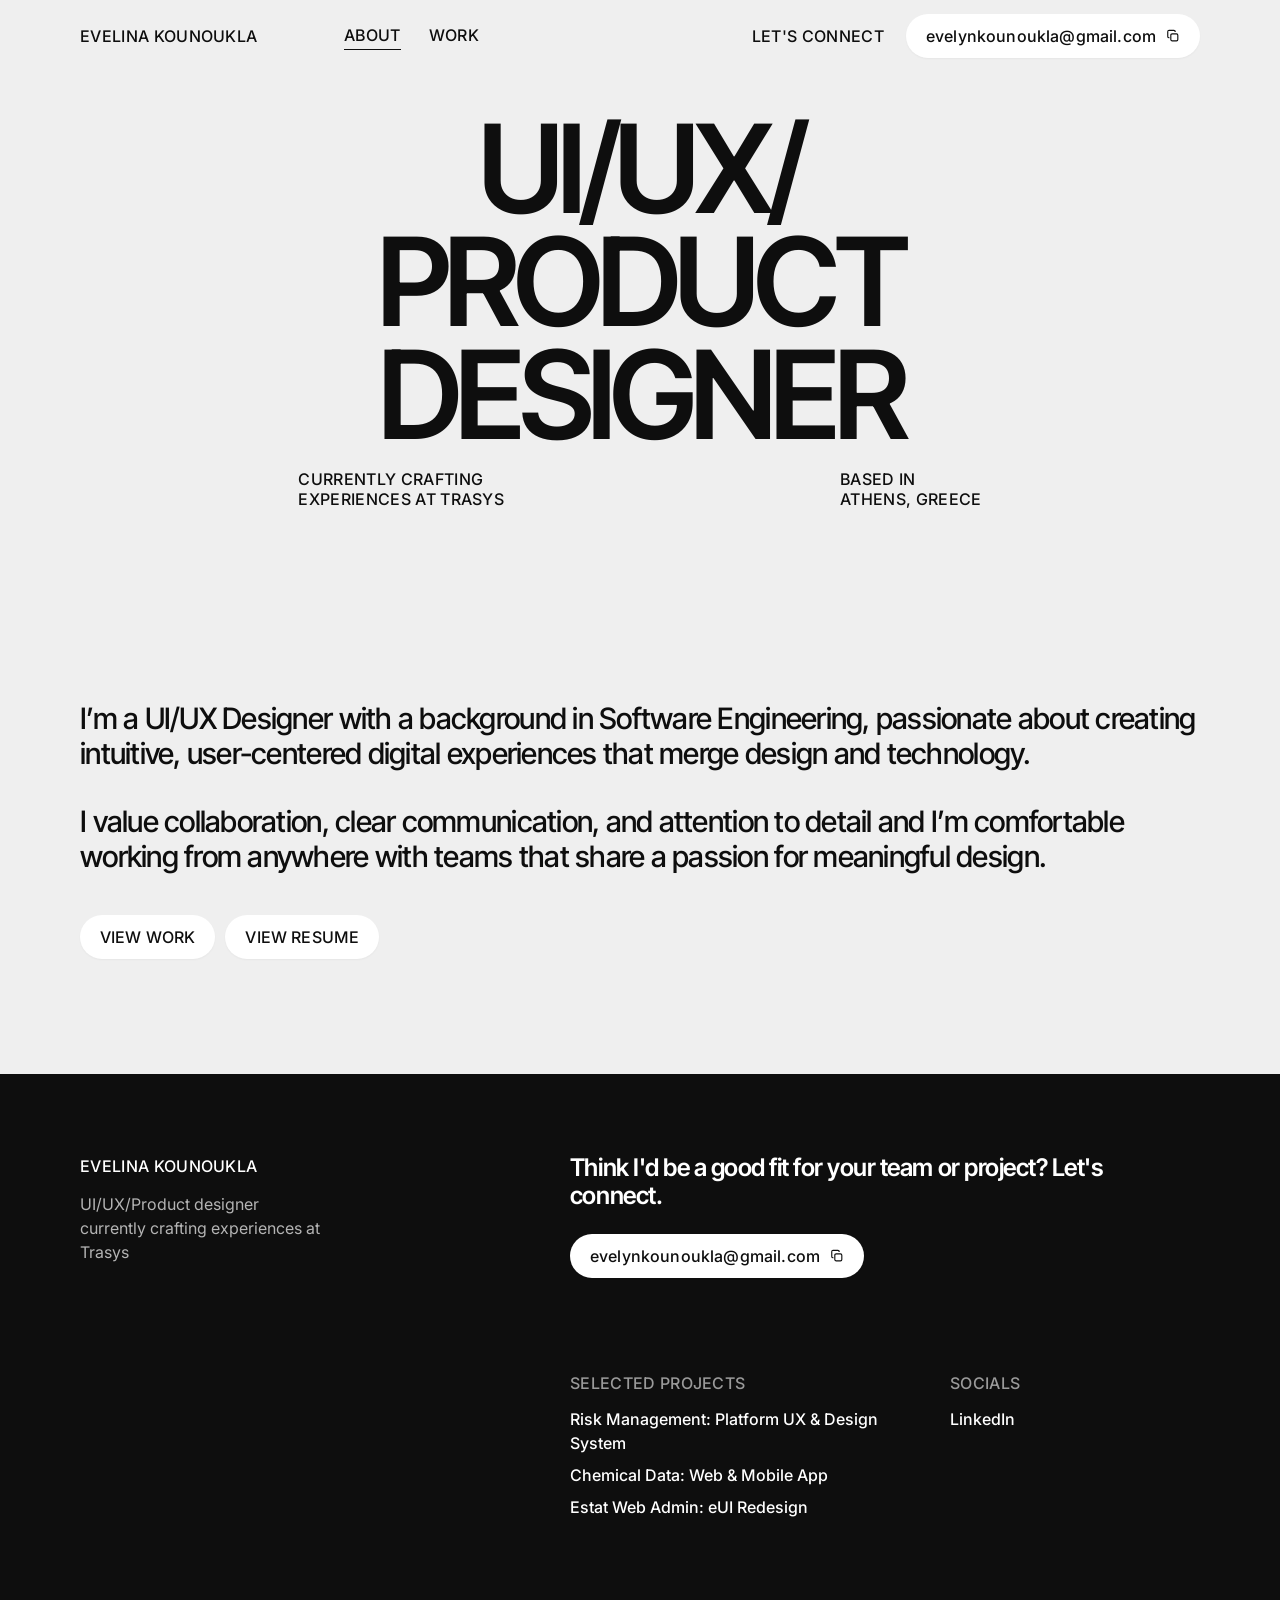
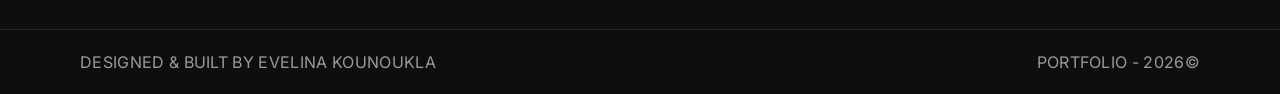
<file: index.html>
<!doctype html>
<html lang="en">
<head>
  <meta charset="utf-8">
  <meta name="viewport" content="width=device-width, initial-scale=1">
  <title>Evelina Kounoukla — UI/UX/Product Designer</title>
  <meta name="description" content="Portfolio of Evelina Kounoukla, a UI/UX/Product designer.">
  <link rel="preconnect" href="https://fonts.googleapis.com">
  <link rel="preconnect" href="https://fonts.gstatic.com" crossorigin>
  <link href="https://fonts.googleapis.com/css2?family=Inter+Tight:wght@400;500;600;700&family=Inter:wght@400;500;600&display=swap" rel="stylesheet">
  <link href="https://cdn.jsdelivr.net/npm/bootstrap@5.3.8/dist/css/bootstrap.min.css" rel="stylesheet">
  <link rel="stylesheet" href="style.css">
</head>
<body data-page="home">

<div data-site="nav"></div>

<main id="top">

  <!-- ───────── Hero ───────── -->
  <section class="hero container">
    <h1 class="hero__title" data-load aria-label="UI/UX/Product designer">
      <span class="line"><span>UI/UX/</span></span>
      <span class="line"><span>Product</span></span>
      <span class="line"><span>Designer</span></span>
    </h1>
    <div class="hero__meta">
      <p>Currently crafting<br>experiences at Trasys</p>
      <p>Based in<br>Athens, Greece</p>
    </div>

    <!-- <div class="stack" aria-hidden="true">
      <div class="photo photo--back" data-speed="-0.06"></div>
      <div class="photo photo--front photo--a" data-speed="0.04">
        <svg viewBox="0 0 200 300" preserveAspectRatio="xMidYMax slice" class="figure">
          <path d="M24 300c2-62 30-104 76-104s74 42 76 104Z" fill="#3f6f9a"/>
          <path d="M70 196c4 18 56 18 60 0l-4-16H74Z" fill="#6b7480"/>
          <rect x="88" y="150" width="24" height="40" rx="10" fill="#6e4636"/>
          <ellipse cx="100" cy="116" rx="34" ry="40" fill="#7c503d"/>
          <path d="M64 108c-2-40 22-62 38-62s40 22 34 62c-6-10-14-18-36-18s-30 8-36 18Z" fill="#8a3a52"/>
          <rect x="60" y="102" width="80" height="12" rx="6" fill="#74304a"/>
          <g fill="none" stroke="#2b2b2b" stroke-width="2"><circle cx="86" cy="122" r="9"/><circle cx="114" cy="122" r="9"/><path d="M95 122h10"/></g>
          <path d="M88 142c6 6 18 6 24 0" fill="none" stroke="#2b1a14" stroke-width="2.5" stroke-linecap="round"/>
        </svg>
      </div>
    </div> -->
  </section>

  <!-- ───────── About statement ───────── -->
  <!-- <section class="about" id="about">
    <p class="about__text reveal">
      I love making cool things and solving complex problems for people like you.
    </p>
    <p class="about__sub reveal">I deliver impactful results through strategic thinking and data-driven insights.</p>

    <div class="photo photo--desk reveal" data-speed="0.05" aria-hidden="true">
      <div class="desk">
        <i class="desk__light"></i>
        <i class="desk__table"></i>
        <i class="desk__laptop"></i>
        <i class="desk__vase"></i>
      </div>
    </div>
  </section> -->

  <!-- ───────── Summary ───────── -->
  <section class="summary cs-section container" id="summary">
    <div class="row gy-4">
      <!-- <div class="col-lg-3"><p class="cs-label reveal">Summary</p></div> -->
      <div class="col-lg-12">
        <p class="cs-lead reveal">I’m a UI/UX Designer with a background in Software Engineering, passionate about creating intuitive, user-centered digital experiences that merge design and technology.</p>
        <p class="cs-lead reveal">I value collaboration, clear communication, and attention to detail and I’m comfortable working from anywhere with teams that share a passion for meaningful design.</p>
        <div class="summary__cta reveal">
          <a href="work.html" class="pill pill--light">View work</a>
          <a href="evelina-kounoukla-resume.pdf" class="pill pill--light" target="_blank" rel="noopener">View resume</a>
        </div>
      </div>
    </div>
  </section>

  <!-- ───────── Process (hidden — remove `hidden` to show it again) ───────── -->
  <section class="process container" id="process" hidden>
    <h2 class="process__title reveal">My tried-and-true<br>design process</h2>

    <ol class="process__grid">
      <li class="step reveal">
        <span class="step__no">(01)</span>
        <h3>Discovery</h3>
        <p>The first part of my process is about learning all about your industry.</p>
      </li>
      <li class="step reveal">
        <span class="step__no">(02)</span>
        <h3>Strategy</h3>
        <p>Next, we'll map an approach to meet your business's design objectives.</p>
      </li>
      <li class="step reveal">
        <span class="step__no">(03)</span>
        <h3>Wireframe</h3>
        <p>Depending on complexity, I'll create wireframes to get alignment on the strategic direction, interactions, and the functional requirements.</p>
      </li>
      <li class="step reveal">
        <span class="step__no">(04)</span>
        <h3>Design</h3>
        <p>I'll explore the art direction and animation for the experience, ensuring it aligns with your target audience and brand personality.</p>
      </li>
      <li class="step reveal">
        <span class="step__no">(05)</span>
        <h3>Build</h3>
        <p>Once the designs are finalized, I'll partner with a creative developer to bring the vision to reality.</p>
      </li>
      <li class="step reveal">
        <span class="step__no">(06)</span>
        <h3>Deliver</h3>
        <p>Lastly, I'll compile and send the project assets and guidelines to you. On time and on budget.</p>
      </li>
    </ol>
  </section>

  <!-- ───────── Experience (hidden — remove `hidden` to show it again) ───────── -->
  <section class="experience container" id="work" hidden>
    <h2 class="experience__title" data-lines aria-label="Relevant Experience">
      <span class="line"><span>Relevant</span></span>
      <span class="line"><span>Experience</span></span>
    </h2>

    <ul class="jobs">
      <li class="job reveal">
        <h3>Crosby</h3>
        <div class="job__row"><b>Senior UX Designer</b><span>(2021 – Present)</span></div>
        <p>Leading the design and strategy of Crosby's retail POS tool across mobile and in-store platforms.</p>
      </li>
      <li class="job reveal">
        <h3>Norman &amp; Co</h3>
        <div class="job__row"><b>Lead Product Designer</b><span>(2015 – 2021)</span></div>
        <p>Led the design and strategy of Norman &amp; Co's core in-car experience, called Scout.</p>
      </li>
      <li class="job reveal">
        <h3>Gardona</h3>
        <div class="job__row"><b>Product Designer</b><span>(2012 – 2015)</span></div>
        <p>Launched Gardona's e-scooter rental-sharing web app, and built a centralized evolution of design systems.</p>
      </li>
      <li class="job reveal">
        <h3>Freelance</h3>
        <div class="job__row"><b>Product Designer</b><span>(2012 – 2015)</span></div>
        <p>Partnered with early stage startups to design product features, specializing in e-commerce experiences.</p>
      </li>
    </ul>

    <div class="experience__cta reveal">
      <a href="work.html" class="pill pill--light">View work</a>
      <a href="evelina-kounoukla-resume.pdf" class="pill pill--light" target="_blank" rel="noopener">View resume</a>
    </div>
  </section>
</main>

<div data-site="footer"></div>

<script src="projects.js"></script>
<script src="site.js"></script>
</body>
</html>
</file>
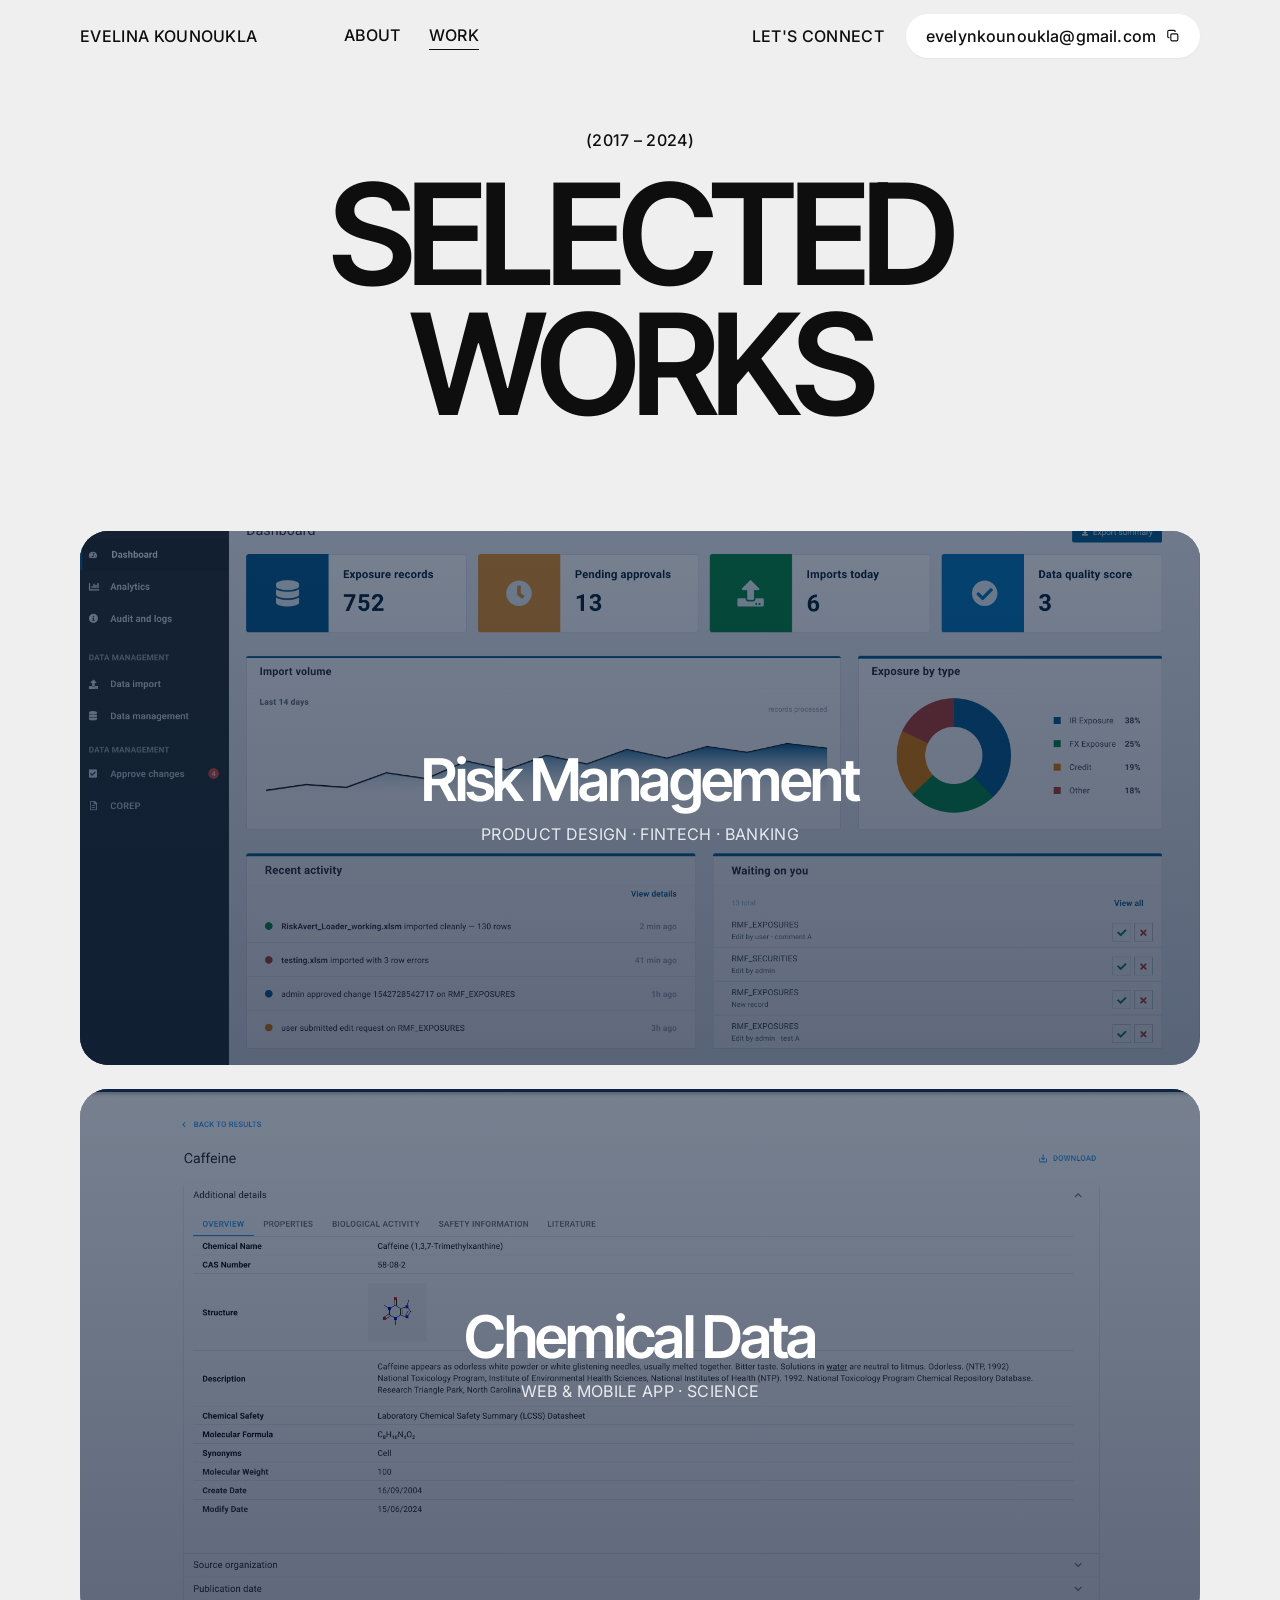
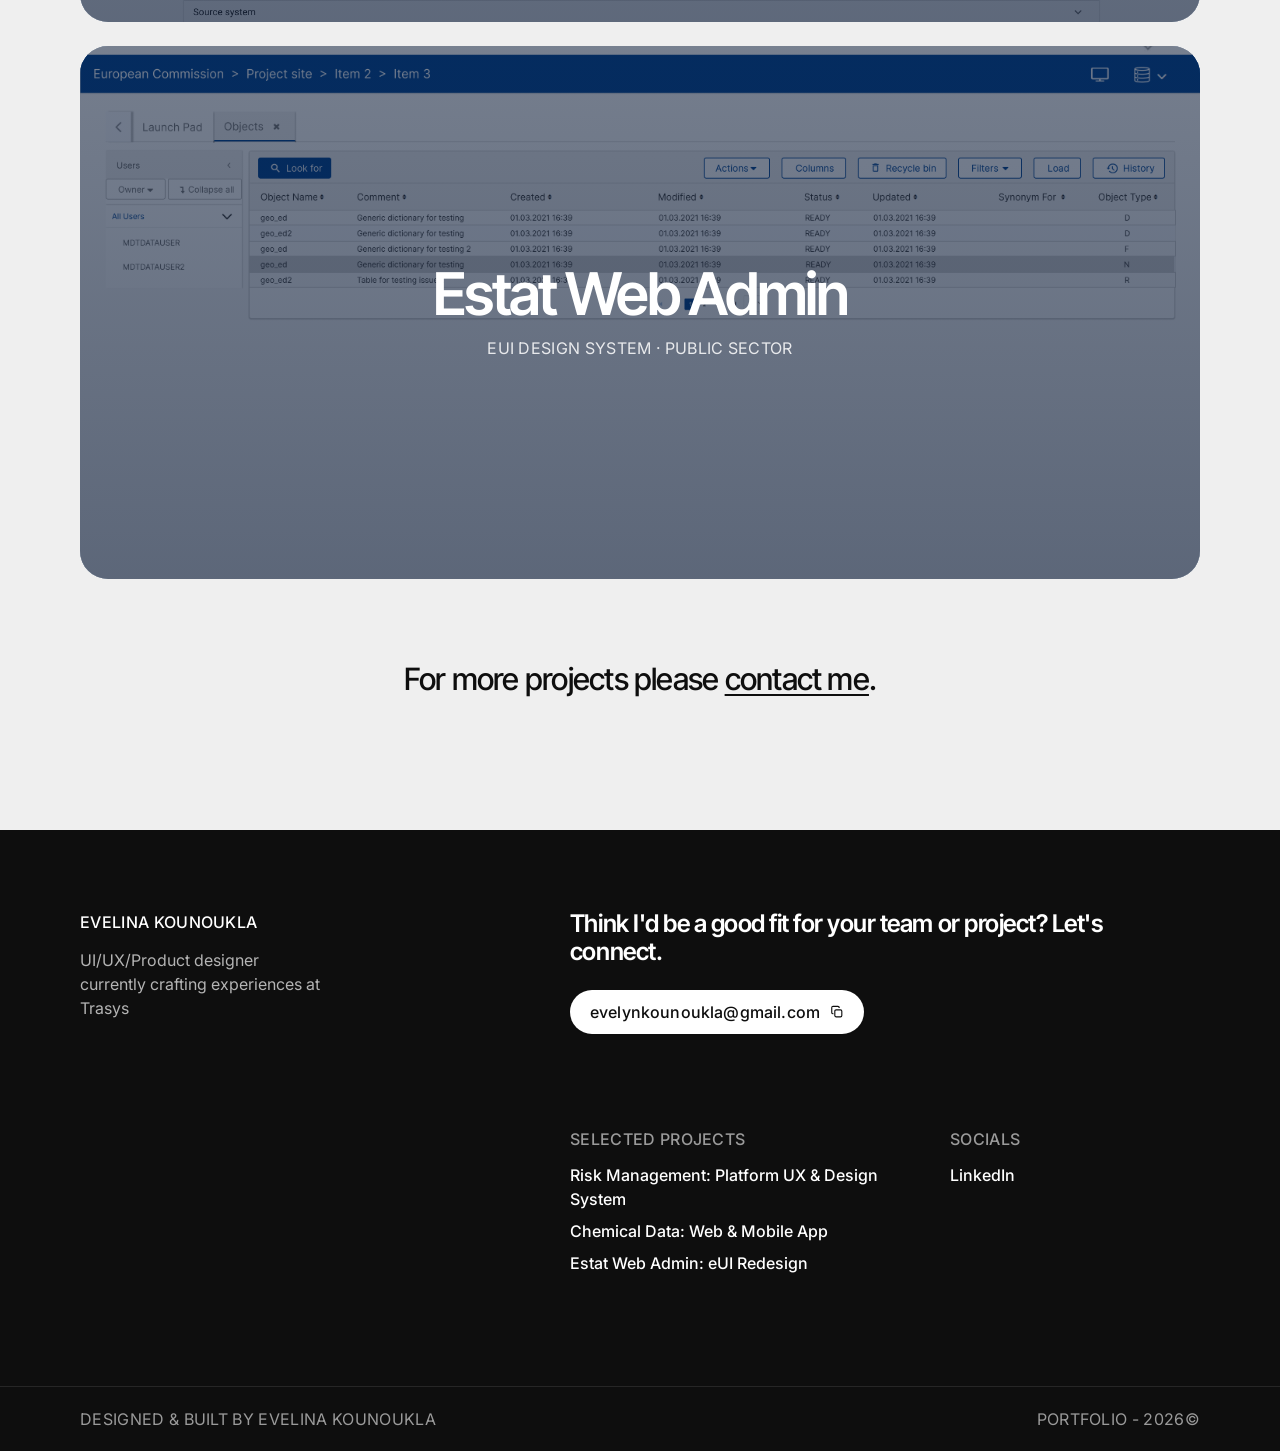
<file: work.html>
<!doctype html>
<html lang="en">
<head>
  <meta charset="utf-8">
  <meta name="viewport" content="width=device-width, initial-scale=1">
  <title>Selected Works - Evelina Kounoukla</title>
  <meta name="description" content="Selected case studies by Evelina Kounoukla.">
  <link rel="preconnect" href="https://fonts.googleapis.com">
  <link rel="preconnect" href="https://fonts.gstatic.com" crossorigin>
  <link href="https://fonts.googleapis.com/css2?family=Inter+Tight:wght@400;500;600;700&family=Inter:wght@400;500;600&display=swap" rel="stylesheet">
  <link href="https://cdn.jsdelivr.net/npm/bootstrap@5.3.8/dist/css/bootstrap.min.css" rel="stylesheet">
  <link rel="stylesheet" href="style.css">
</head>
<body data-page="work">

<div data-site="nav"></div>

<main>
  <section class="work-hero container" data-load>
    <span class="work-hero__years" data-site-years>(2017 - 2018)</span>
    <h1 class="page-title" aria-label="Selected Works">
      <span class="line"><span>Selected</span></span>
      <span class="line"><span>Works</span></span>
    </h1>
  </section>

  <section class="container">
    <!-- Cards are generated from projects.js -->
    <div data-site="work-list"></div>
    <!-- Contact note (email link comes from projects.js) -->
    <div data-site="contact-note"></div>
  </section>
</main>

<div data-site="footer"></div>

<script src="projects.js"></script>
<script src="site.js"></script>
</body>
</html>
</file>
<file: style.css>
/* ═════════════════════════════════════════════
   Site styles — loaded AFTER Bootstrap 5.3.
   Rule of thumb: no text on this site is smaller than 16px.
   ═════════════════════════════════════════════ */
:root {
  --bg: #efefef;
  --ink: #0e0e0e;
  --muted: #5f5f5f;
  --line: #d6d6d6;
  --dark: #0e0e0e;
  --radius: 28px;
  --ease: cubic-bezier(.2, .7, .2, 1);
  --display: "Inter Tight", "Inter", system-ui, sans-serif;
  --body: "Inter", system-ui, sans-serif;
  --mono: ui-monospace, "SFMono-Regular", Menlo, Consolas, monospace;

  /* Bootstrap hooks */
  --bs-body-bg: var(--bg);
  --bs-body-color: var(--ink);
  --bs-body-font-family: var(--body);
  --bs-body-font-size: 1rem;
  --bs-border-color: var(--line);
  --bs-link-color: var(--ink);
  --bs-link-hover-color: var(--ink);
}

html { scroll-behavior: smooth; font-size: 16px; }
body { background: var(--bg); color: var(--ink); font-family: var(--body); -webkit-font-smoothing: antialiased; overflow-x: hidden; }
h1, h2, h3, h4, h5, h6, p, ul, ol, figure { margin: 0; padding: 0; }
h1, h2, h3, h4, h5, h6 { font-family: var(--display); }
a { color: inherit; text-decoration: none; }
a:hover { color: inherit; }
ul, ol { list-style: none; }
img { max-width: 100%; }
button { font: inherit; color: inherit; background: none; border: 0; cursor: pointer; }
small, .small { font-size: 1rem; }

.container { width: min(1120px, calc(100% - 48px)); max-width: none; padding-inline: 0; margin-inline: auto; }

/* ───────── Pill ───────── */
.pill {
  position: relative;
  display: inline-flex; align-items: center; gap: 10px;
  height: 44px; padding: 0 20px;
  border-radius: 999px;
  font-size: 1rem; font-weight: 500; letter-spacing: .01em; text-transform: uppercase; line-height: 1;
  transition: transform .3s var(--ease), box-shadow .3s var(--ease);
}
.pill--light { background: #fff; color: var(--ink); box-shadow: 0 1px 2px rgba(0,0,0,.04); }
.pill--light:hover { transform: translateY(-1px); box-shadow: 0 6px 16px rgba(0,0,0,.08); }
.copy-email { text-transform: none; }
.copy-toast {
  position: absolute; left: 50%; top: calc(100% + 8px);
  transform: translate(-50%, -4px);
  padding: 8px 12px; border-radius: 10px;
  background: var(--ink); color: #fff;
  font-style: normal; font-size: 1rem; white-space: nowrap;
  opacity: 0; pointer-events: none; z-index: 5;
  transition: opacity .25s, transform .25s var(--ease);
}
.copy-email.is-copied .copy-toast { opacity: 1; transform: translate(-50%, 0); }

/* ───────── Nav ───────── */
.site-nav { position: fixed; inset: 0 0 auto 0; z-index: 50; background: rgba(239,239,239,.92); backdrop-filter: blur(10px); -webkit-backdrop-filter: blur(10px); }
.site-nav__inner {
  display: grid; grid-template-columns: minmax(max-content, 20%) 1fr auto; column-gap: 40px; align-items: center;
  height: 72px;
  font-size: 1rem; font-weight: 500; text-transform: uppercase; letter-spacing: .02em;
}
.site-nav__name { white-space: nowrap; }
.site-nav__links { display: flex; gap: 28px; }
.site-nav__links a { position: relative; padding-bottom: 2px; }
.site-nav__links a::after {
  content: ""; position: absolute; left: 0; right: 0; bottom: -1px; height: 1.5px;
  background: currentColor; transform: scaleX(0); transform-origin: left;
  transition: transform .35s var(--ease);
}
.site-nav__links a.is-active::after, .site-nav__links a:hover::after { transform: scaleX(1); }
.site-nav__right { display: flex; align-items: center; gap: 22px; }
.site-nav__burger { display: none; }
.menu { display: none; }

/* ───────── Reveal helpers ───────── */
.reveal { opacity: 0; transform: translateY(28px); transition: opacity .9s var(--ease), transform .9s var(--ease); transition-delay: var(--d, 0s); }
.reveal.is-in { opacity: 1; transform: none; }

.line { display: block; overflow: hidden; }
.line > span { display: inline-block; transform: translateY(105%); transition: transform 1.1s var(--ease); transition-delay: calc(var(--i, 0) * .09s); }
.is-loaded [data-load] .line > span, .is-in.line > span, .is-in .line > span, [data-lines].is-in .line > span { transform: none; }

/* ───────── Giant headings ───────── */
.hero__title, .page-title, .experience__title {
  font-family: var(--display); font-weight: 600; text-transform: uppercase;
  line-height: .86; letter-spacing: -.055em;
}
.hero__title { font-size: clamp(3.4rem, 9.6vw, 8.6rem); text-align: center; }
.page-title { font-size: clamp(3.2rem, 11vw, 10rem); }
.experience__title { font-size: clamp(3rem, 8vw, 7.4rem); }
.hero__title .line, .page-title .line, .experience__title .line { padding-block: .03em; }
.hero__title sup { font-size: .5em; font-weight: 500; vertical-align: top; position: relative; top: .12em; margin-left: .04em; letter-spacing: 0; }

/* ───────── Hero (home) ───────── */
.hero { padding-top: 112px; position: relative; }
.hero__meta {
  display: flex; justify-content: space-between; gap: 16px;
  width: min(100%, 61%); margin: 18px auto 0;
  font-size: 1rem; font-weight: 500; line-height: 1.25; letter-spacing: .02em; text-transform: uppercase;
}

.stack { position: relative; width: clamp(240px, 25vw, 360px); aspect-ratio: 2 / 3; margin: clamp(84px, 9vw, 130px) auto 0; }
.photo { position: absolute; border-radius: var(--radius); overflow: hidden; will-change: transform; background: #ccc; }
.photo--back {
  inset: -42px 5% auto 5%; height: 100%;
  background:
    linear-gradient(180deg, rgba(255,255,255,.35), transparent 40%),
    linear-gradient(90deg, #b9c6d4 0 18%, #e7ecf1 18% 56%, #8e9db0 56% 100%);
}
.photo--front { inset: 0; }
.photo--a { background: radial-gradient(120% 60% at 30% 0%, #efe6d6, transparent 60%), linear-gradient(160deg, #c9d2dc, #8fa1b5 55%, #6d7f95); }
.figure { position: absolute; inset: 0; width: 100%; height: 100%; }

.photo--desk {
  position: relative; width: clamp(240px, 26vw, 370px); aspect-ratio: 5 / 7; margin: clamp(100px, 14vw, 200px) auto 0;
  background: linear-gradient(170deg, #d4d4d1 0%, #a9a9a6 45%, #5a5a58 100%);
}
.desk { position: absolute; inset: 0; }
.desk i { position: absolute; display: block; }
.desk__light { inset: 0 0 auto 0; height: 38%; background: linear-gradient(165deg, rgba(255,255,255,.75), transparent 70%); clip-path: polygon(0 0, 100% 0, 100% 45%, 0 100%); }
.desk__table { left: -10%; right: -10%; bottom: 28%; height: 5px; background: #20201f; border-radius: 3px; box-shadow: 0 60px 0 40px #1a1a19; }
.desk__laptop { left: 14%; bottom: 33%; width: 46%; height: 20%; background: linear-gradient(180deg, #2a2a2a, #121212); border-radius: 4px 4px 0 0; transform: skewX(-8deg); }
.desk__vase { right: 16%; bottom: 33%; width: 12%; height: 38%; background:
    radial-gradient(circle at 50% 18%, #f3f1e7 0 22%, transparent 24%),
    radial-gradient(circle at 20% 32%, #e8e6dc 0 14%, transparent 16%),
    radial-gradient(circle at 80% 30%, #e8e6dc 0 14%, transparent 16%),
    linear-gradient(#5d7a4a, #5d7a4a) 50% 36% / 3px 40% no-repeat,
    linear-gradient(180deg, transparent 68%, #cfd6d6 68%); border-radius: 2px 2px 8px 8px; }

/* ───────── About ───────── */
.about { padding-top: clamp(100px, 14vw, 200px); text-align: center; padding-inline: 24px; }
.about__text { font-family: var(--display); font-weight: 600; font-size: clamp(1.9rem, 3.4vw, 3rem); line-height: 1.02; letter-spacing: -.035em; max-width: 14.5em; margin-inline: auto; }
.about__sub { margin-top: 20px; color: var(--muted); font-size: 1.125rem; }

/* ───────── Process ───────── */
.process { padding-top: clamp(100px, 14vw, 200px); }
.process__title { font-weight: 600; font-size: clamp(1.9rem, 3vw, 2.6rem); line-height: 1; letter-spacing: -.035em; }
.process__grid { display: grid; grid-template-columns: repeat(3, 1fr); gap: 72px 28px; margin-top: clamp(64px, 9vw, 130px); }
.step__no { font-size: 1rem; font-weight: 500; letter-spacing: .02em; }
.step h3 { font-weight: 600; font-size: clamp(1.6rem, 2.3vw, 2.1rem); letter-spacing: -.035em; margin: 10px 0 12px; }
.step p { font-size: 1rem; line-height: 1.5; color: var(--muted); max-width: 28ch; }
.step:nth-child(3n+2) { --d: .1s; }
.step:nth-child(3n) { --d: .2s; }

/* ───────── Experience ───────── */
.experience { padding-top: clamp(120px, 16vw, 240px); padding-bottom: clamp(100px, 12vw, 180px); }
.jobs { margin: clamp(40px, 5vw, 70px) 0 0 38%; }
.job { padding: 0 0 28px; margin-bottom: 28px; border-bottom: 1px solid var(--line); }
.job:last-child { border-bottom: 0; }
.job h3 { font-weight: 600; font-size: clamp(1.5rem, 2.1vw, 1.9rem); letter-spacing: -.03em; }
.job__row { display: flex; justify-content: space-between; gap: 16px; margin-top: 10px; font-size: 1rem; letter-spacing: .02em; text-transform: uppercase; }
.job__row b { font-weight: 600; }
.job__row span { font-weight: 500; white-space: nowrap; }
.job p { margin-top: 8px; color: var(--muted); font-size: 1rem; line-height: 1.45; max-width: 44ch; }
.experience__cta { margin: 36px 0 0 38%; display: flex; flex-wrap: wrap; gap: 10px; }

/* ───────── Summary ───────── */
.summary { margin-top: clamp(40px, 6vw, 80px); }
.summary__cta { display: flex; flex-wrap: wrap; gap: 10px; margin-top: 40px; }

/* ═════════ Work page ═════════ */
.work-hero { padding-top: 128px; text-align: center; }
.work-hero__years { display: block; margin-bottom: 18px; font-size: 1rem; font-weight: 500; letter-spacing: .02em; }
.work-hero .page-title { text-align: center; }
.work-list { display: grid; gap: 24px; padding: clamp(56px, 8vw, 110px) 0 clamp(80px, 10vw, 150px); }
.more-work .work-list { padding-top: 32px; padding-bottom: 0; }
@media (min-width: 992px) {
  .more-work .work-list { grid-template-columns: repeat(2, 1fr); }
  .more-work .work-card { aspect-ratio: 1.35 / 1; }
  .more-work .work-card h3 { font-size: clamp(2rem, 3.2vw, 3rem); }
}

.work-card {
  position: relative; display: grid; place-items: center; overflow: hidden;
  aspect-ratio: 2.1 / 1; min-height: 300px;
  border-radius: var(--radius); background: #12315a; color: #fff;
  isolation: isolate;
}
.work-card img { position: absolute; inset: 0; width: 100%; height: 100%; object-fit: cover; z-index: -2; transition: transform 1.2s var(--ease); }
.work-card__tint { position: absolute; inset: 0; z-index: -1; background: linear-gradient(rgba(8,24,52,.55), rgba(8,24,52,.65)); transition: background .6s; }
.work-card__text { text-align: center; padding: 24px; transition: transform .7s var(--ease); }
.work-card h3 { font-weight: 600; font-size: clamp(2rem, 4.6vw, 4rem); letter-spacing: -.045em; line-height: 1; }
.work-card__text > span { display: block; margin-top: 12px; font-size: 1rem; letter-spacing: .02em; text-transform: uppercase; opacity: .85; }
.work-card:hover { color: #fff; }
.work-card:hover img { transform: scale(1.05); }
.work-card:hover .work-card__tint { background: linear-gradient(rgba(8,24,52,.4), rgba(8,24,52,.55)); }
.work-card:hover .work-card__text { transform: translateY(-4px); }

.work-list:has(+ .contact-note) { padding-bottom: 0; }
.contact-note {
  padding: clamp(48px, 6vw, 80px) 0 clamp(80px, 10vw, 150px);
  text-align: center;
  font-family: var(--display); font-weight: 500; font-size: clamp(1.4rem, 2.4vw, 2rem); letter-spacing: -.025em;
}
.contact-note a { text-decoration: underline; text-underline-offset: 4px; text-decoration-thickness: 1.5px; }
.contact-note a:hover { opacity: .6; }

.more-work { padding-top: clamp(80px, 10vw, 150px); padding-bottom: clamp(80px, 10vw, 140px); }
.more-work--solo { padding-top: 0; }
.more-work--solo .more-work__cta { margin-top: 0; }
.more-work__title { font-weight: 600; font-size: clamp(1.6rem, 2.4vw, 2.1rem); letter-spacing: -.035em; }
.more-work__cta { margin-top: 36px; }

/* ═════════ Case study ═════════ */
.cs-hero { padding-top: 128px; }
.cs-hero__eyebrow { font-size: 1rem; font-weight: 500; letter-spacing: .02em; text-transform: uppercase; margin-bottom: 18px; }
.cs-hero__sub { font-weight: 600; font-size: clamp(1.5rem, 2.6vw, 2.25rem); line-height: 1.12; letter-spacing: -.035em; max-width: 22em; margin-top: clamp(28px, 4vw, 48px); }

.shot-panel {
  border-radius: var(--radius); overflow: hidden;
  background: linear-gradient(135deg, #0b1e3d 0%, #123a8c 55%, #1c63d9 100%);
  padding: clamp(14px, 4.5vw, 64px);
}
.shot-panel img { display: block; width: 100%; height: auto; border-radius: 12px; box-shadow: 0 30px 60px -20px rgba(0,0,0,.5); }
.cs-hero .shot-panel { margin-top: clamp(32px, 5vw, 64px); }
.shot-plain { display: block; width: 100%; height: auto; border-radius: var(--radius); border: 1px solid var(--line); background: #fff; }

.cs-section { padding-block: clamp(64px, 9vw, 130px); }
.cs-label { font-size: 1rem; font-weight: 500; letter-spacing: .02em; text-transform: uppercase; }
@media (min-width: 992px) { .cs-label { position: sticky; top: 100px; } }
.cs-lead { font-family: var(--display); font-weight: 500; font-size: clamp(1.45rem, 2.3vw, 2.05rem); line-height: 1.2; letter-spacing: -.025em; }
.cs-lead + .cs-lead { margin-top: 1.1em; }
.cs-lead a, .cs-copy a { text-decoration: underline; text-underline-offset: 3px; }
.cs-copy { font-size: 1.1875rem; line-height: 1.55; color: var(--muted); max-width: 46rem; }
.cs-copy + .cs-copy { margin-top: 1.1em; }
.cs-copy b { color: var(--ink); font-weight: 600; }
.cs-h3 { font-weight: 600; font-size: clamp(1.5rem, 2.2vw, 1.9rem); letter-spacing: -.035em; line-height: 1.1; }
.cs-h4 { font-weight: 600; font-size: 1.25rem; letter-spacing: -.02em; }
.cs-note { font-size: 1rem; line-height: 1.5; color: var(--muted); max-width: 46rem; }

.cs-meta { display: grid; grid-template-columns: repeat(auto-fit, minmax(190px, 1fr)); gap: 28px 24px; margin-top: clamp(40px, 5vw, 64px); padding-top: 28px; border-top: 1px solid var(--line); }
.cs-meta dt { font-size: 1rem; font-weight: 500; letter-spacing: .02em; text-transform: uppercase; margin-bottom: 6px; }
.cs-meta dd { margin: 0; font-family: var(--display); font-weight: 500; font-size: 1.25rem; letter-spacing: -.02em; line-height: 1.25; }
.cs-tags { display: flex; flex-wrap: wrap; gap: 10px; margin-top: 32px; }
.cs-tags span { display: inline-flex; align-items: center; height: 40px; padding: 0 16px; border-radius: 999px; background: #fff; font-size: 1rem; font-weight: 500; }

.callout { border-left: 3px solid var(--ink); background: #fff; border-radius: 0 16px 16px 0; padding: 22px 26px; max-width: 46rem; font-size: 1.1875rem; line-height: 1.5; }
.callout .kicker { display: block; margin-bottom: 8px; font-size: 1rem; font-weight: 600; letter-spacing: .02em; text-transform: uppercase; color: var(--muted); }
.callout--accent { border-left-color: #00598E; background: #e3edf3; }

.table-site { width: 100%; max-width: 46rem; border-collapse: collapse; }
.table-site th, .table-site td { padding: 16px 0; border-bottom: 1px solid var(--line); font-size: 1.1875rem; vertical-align: top; }
.table-site th { width: 9.5rem; font-family: var(--display); font-weight: 600; font-size: 1.25rem; letter-spacing: -.02em; text-align: left; }
.table-site td { color: var(--muted); }
.table-site tr:first-child th, .table-site tr:first-child td { border-top: 1px solid var(--line); }

.facts li { display: flex; gap: 18px; padding: 22px 0; border-bottom: 1px solid var(--line); font-size: 1.1875rem; line-height: 1.5; color: var(--muted); }
.facts li:first-child { border-top: 1px solid var(--line); }
.facts li > span { flex: 0 0 auto; font-size: 1rem; font-weight: 500; color: var(--ink); padding-top: 3px; }
.facts b { color: var(--ink); font-weight: 600; }

/* ───────── Product-styled demo blocks (inside the case study) ───────── */
.product { --p-primary: #00598E; --p-success: #008642; --p-warning: #E4912B; --p-danger: #B13C2E; --p-info: #0074B8;
  --p-ink: #152530; --p-ink2: #374850; --p-ink3: #58676D; --p-border: #DFE0EB; --p-page: #EEF1F5; }
.product .btn { font-size: .9em; font-weight: 500; padding: .5rem .95rem; }
.product .btn-primary { --bs-btn-bg: #00598E; --bs-btn-border-color: #00598E; --bs-btn-hover-bg: #004974; --bs-btn-hover-border-color: #004974; --bs-btn-active-bg: #004974; --bs-btn-active-border-color: #004974; }
.product .btn-success { --bs-btn-bg: #008642; --bs-btn-border-color: #008642; --bs-btn-hover-bg: #006D36; --bs-btn-hover-border-color: #006D36; }
.product .btn-error { --bs-btn-color: #fff; --bs-btn-bg: #B13C2E; --bs-btn-border-color: #B13C2E; --bs-btn-hover-color: #fff; --bs-btn-hover-bg: #913126; --bs-btn-hover-border-color: #913126; }
.product .btn-outline-primary { --bs-btn-color: #004974; --bs-btn-border-color: #004974; --bs-btn-hover-bg: #004974; --bs-btn-hover-border-color: #004974; }
.product .btn-outline-secondary { --bs-btn-color: #374850; --bs-btn-border-color: #9BA4A8; }
.product .form-label { font-size: 1rem; font-weight: 600; color: var(--p-ink2); margin-bottom: .3rem; }
.product .form-label .req { color: var(--p-danger); }
.product .form-control, .product .form-select { font-size: 1rem; background-color: var(--p-page); border-color: var(--p-border); }
.product .form-control:focus, .product .form-select:focus { background: #fff; border-color: var(--p-primary); box-shadow: 0 0 0 .2rem rgba(0,89,142,.15); }

.mono { font-family: var(--mono); }
.pbadgest { display: inline-block; padding: .2rem .6rem; border-radius: .3rem; font-size: 0.8rem; font-weight: 600; color: #fff; line-height: 1.4; }
.ppanel { background: #fff; border: 1px solid var(--p-border, var(--line)); border-radius: .5rem; overflow: hidden; }
.ptable { width: 100%; border-collapse: collapse; background: #fff; font-size: 1rem; }
.ptable th { text-align: left; padding: .7rem 1rem; font-weight: 700; color: #374850; font-size: 1rem; border-bottom: 1px solid #DFE0EB; }
.ptable td { padding: .7rem 1rem; border-bottom: 1px solid #F1F2F6; }
.ptable tr:last-child td { border-bottom: 0; }

.ramps { display: grid; gap: 28px; }
.ramp { display: grid; grid-template-columns: 130px 1fr; align-items: center; gap: 0 20px; }
.ramp__label { font-family: var(--display); font-weight: 600; font-size: 1.125rem; }
.ramp__steps { display: grid; grid-template-columns: repeat(9, 1fr); border-radius: 10px; overflow: hidden; }
.ramp__steps i { display: block; height: 64px; }
.ramp-scale { display: grid; grid-template-columns: 130px 1fr; gap: 0 20px; margin-bottom: 8px; }
.ramp-scale div { display: grid; grid-template-columns: repeat(9, 1fr); font-family: var(--mono); font-size: 1rem; color: var(--muted); text-align: center; }
@media (max-width: 640px) {
  .ramp, .ramp-scale { grid-template-columns: 1fr; gap: 8px; }
  .ramp-scale > span { display: none; }
}

.weights { display: flex; flex-wrap: wrap; gap: 14px 36px; align-items: flex-end; margin: 24px 0 32px; }
.weights div { text-align: center; }
.weights span { display: block; margin-top: 4px; font-size: 1rem; color: var(--muted); }
.type-row { display: grid; grid-template-columns: 140px 1fr; gap: 16px; align-items: baseline; padding: 14px 0; border-bottom: 1px solid var(--line); }
.type-row:first-child { border-top: 1px solid var(--line); }
.type-row .tag { font-family: var(--mono); font-size: 1rem; color: var(--muted); }
@media (max-width: 575px) { .type-row { grid-template-columns: 1fr; gap: 4px; } }

.icon-grid { display: grid; grid-template-columns: repeat(auto-fill, minmax(150px, 1fr)); gap: 12px; }
.icon-item { display: flex; flex-direction: column; align-items: center; gap: 8px; padding: 18px 8px; background: #fff; border-radius: 14px; text-align: center; }
.icon-item i { font-size: 1.4rem; color: #00598E; }
.icon-item span { font-family: var(--mono); font-size: 1rem; color: var(--muted); overflow-wrap: anywhere; }

.modal-demo { border-radius: 12px; overflow: hidden; border: 1px solid #DFE0EB; box-shadow: 0 10px 30px -10px rgba(15,35,55,.25); background: #fff; }
.modal-demo__head { display: flex; justify-content: space-between; align-items: center; padding: 14px 18px; background: #00598E; color: #fff; font-size: 1rem; font-weight: 700; letter-spacing: .04em; text-transform: uppercase; }
.modal-demo__body { padding: 18px; }
.modal-demo__foot { display: flex; justify-content: space-between; gap: 8px; flex-wrap: wrap; padding: 14px 18px; border-top: 1px solid #DFE0EB; }

.wire { border: 1.5px dashed #9a9a9a; border-radius: 14px; padding: 16px; background: #f7f7f7; max-width: 46rem; }
.wire-block { display: flex; align-items: center; justify-content: center; text-align: center; padding: 4px 10px; border-radius: 6px; background: #e0e0e0; font-size: 1rem; color: var(--muted); font-family: var(--mono); }

.ia-card { background: #fff; border-radius: 16px; overflow: hidden; height: 100%; }
.ia-card h4 { margin: 0; padding: 14px 18px; background: var(--ink); color: #fff; font-family: var(--body); font-size: 1rem; font-weight: 500; letter-spacing: .03em; text-transform: uppercase; }
.ia-card li { padding: 12px 18px; border-top: 1px solid var(--line); font-size: 1rem; }
.ia-card li:first-child { border-top: 0; }
.ia-card li.is-hot { font-weight: 600; color: #00598E; }

.tier { border-radius: 16px; overflow: hidden; background: #fff; height: 100%; }
.tier__head { padding: 12px 16px; color: #fff; font-size: 1rem; font-weight: 500; letter-spacing: .03em; text-transform: uppercase; }
.tier__body { padding: 16px; font-family: var(--mono); font-size: 1rem; line-height: 2; color: #374850; overflow-wrap: anywhere; }
.swatch-strip { display: flex; border-radius: 12px; overflow: hidden; }
.swatch-strip i { flex: 1; height: 56px; }

.compare .ppanel { height: auto; }
.compare p { margin-top: 12px; font-size: 1rem; color: var(--muted); text-align: center; }
.compare p b { color: var(--ink); }

/* ───────── Screens gallery ───────── */
.browser { border-radius: 14px; overflow: hidden; background: #fff; box-shadow: 0 24px 50px -24px rgba(15,35,55,.45); border: 1px solid var(--line); transition: transform .4s var(--ease), box-shadow .4s var(--ease); width: 100%; display: block; text-align: left; cursor: zoom-in; }
.browser:hover { transform: translateY(-4px); box-shadow: 0 34px 60px -24px rgba(15,35,55,.55); }
.browser__bar { display: flex; align-items: center; gap: 6px; padding: 10px 14px; background: #e7eaee; }
.browser__bar i { width: 10px; height: 10px; border-radius: 50%; background: #c6ccd3; }
.browser__bar span { margin-left: 10px; padding: 3px 12px; border-radius: 6px; background: #fff; font-family: var(--mono); font-size: 1rem; color: var(--muted); white-space: nowrap; overflow: hidden; text-overflow: ellipsis; }
.browser img { display: block; width: 100%; height: auto; }
.screen h4 { font-weight: 600; font-size: 1.25rem; letter-spacing: -.02em; margin-top: 18px; }
.screen p { margin-top: 6px; font-size: 1rem; line-height: 1.5; color: var(--muted); }

/* phone screenshots */
.phone { display: block; width: 100%; max-width: 210px; margin-inline: auto; padding: 0; border: 7px solid #0b1e3d; border-radius: 30px; overflow: hidden; background: #fff; box-shadow: 0 24px 44px -20px rgba(11,30,61,.45); cursor: zoom-in; transition: transform .4s var(--ease), box-shadow .4s var(--ease); }
.phone:hover { transform: translateY(-4px); box-shadow: 0 34px 56px -22px rgba(11,30,61,.55); }
.phone img { display: block; width: 100%; height: auto; }
.screen--phone { text-align: center; }
.screen--phone p { max-width: 24ch; margin-inline: auto; }
.shot-btn { display: block; width: 100%; padding: 0; border-radius: 14px; overflow: hidden; cursor: zoom-in; border: 1px solid var(--line); background: #fff; transition: transform .4s var(--ease), box-shadow .4s var(--ease); }
.shot-btn:hover { transform: translateY(-4px); box-shadow: 0 30px 56px -26px rgba(15,35,55,.5); }
.shot-btn img { display: block; width: 100%; height: auto; }

/* gallery lightbox */
.modal-backdrop.show { opacity: .88; }
.lightbox .modal-dialog { max-width: min(1400px, 94vw); }
.lightbox .modal-content { background: transparent; border: 0; }
.lightbox__stage { position: relative; display: flex; justify-content: center; }
.lightbox__img { display: block; max-width: 100%; max-height: 74vh; width: auto; height: auto; border-radius: 14px; background: #fff; }
.lightbox__nav {
  position: absolute; top: 50%; translate: 0 -50%; z-index: 2;
  display: grid; place-items: center; width: 52px; height: 52px; border-radius: 50%;
  background: #fff; color: var(--ink); box-shadow: 0 8px 24px rgba(0,0,0,.25);
  transition: transform .25s var(--ease);
}
.lightbox__nav:hover { transform: scale(1.06); }
.lightbox__nav--prev { left: 12px; }
.lightbox__nav--next { right: 12px; }
.lightbox__nav[hidden] { display: none; }
.lightbox__close { position: absolute; top: 16px; right: 16px; z-index: 3; display: grid; place-items: center; width: 48px; height: 48px; border-radius: 50%; background: rgba(255,255,255,.14); color: #fff; }
.lightbox__close:hover { background: rgba(255,255,255,.26); }
.lightbox__meta { margin-top: 18px; text-align: center; color: #fff; }
.lightbox__title { font-weight: 600; font-size: 1.4rem; letter-spacing: -.02em; }
.lightbox__caption { margin: 6px auto 0; max-width: 62ch; font-size: 1rem; line-height: 1.5; color: #cfcfcf; }
.lightbox__count { display: block; margin-top: 8px; font-size: 1rem; color: #8f8f8f; }

/* extra case-study blocks */
.cs-steps { display: grid; grid-template-columns: repeat(4, 1fr); gap: 32px 24px; }
.cs-steps h4 { font-weight: 600; font-size: 1.5rem; letter-spacing: -.03em; margin: 8px 0 8px; }
.cs-steps p { font-size: 1rem; line-height: 1.5; color: var(--muted); }
@media (max-width: 767px) { .cs-steps { grid-template-columns: repeat(2, 1fr); } }

.card-site { background: #fff; border-radius: 20px; padding: 26px; height: 100%; }
.card-site h4 { font-weight: 600; font-size: 1.3rem; letter-spacing: -.02em; margin-bottom: 10px; }
.card-site p { font-size: 1.0625rem; line-height: 1.5; color: var(--muted); }

.cs-list h4 { font-weight: 600; font-size: 1.2rem; letter-spacing: -.02em; margin-bottom: 10px; }
.cs-list li { padding: 10px 0; border-top: 1px solid var(--line); font-size: 1.0625rem; color: var(--muted); }

.quote { margin: 0; padding: 26px; background: #fff; border-radius: 20px; height: 100%; }
.quote p { font-family: var(--display); font-weight: 500; font-size: 1.35rem; line-height: 1.3; letter-spacing: -.02em; }
.quote footer { margin-top: 12px; font-size: 1rem; color: var(--muted); }

.flow h4 { font-weight: 600; font-size: 1.25rem; letter-spacing: -.02em; margin-bottom: 14px; }
.flow ol { counter-reset: flow; }
.flow li { counter-increment: flow; display: flex; align-items: center; gap: 14px; padding: 12px 0; border-top: 1px solid var(--line); font-size: 1.0625rem; }
.flow li::before { content: counter(flow); flex: 0 0 36px; height: 36px; border-radius: 50%; display: grid; place-items: center; background: var(--ink); color: #fff; font-size: 1rem; font-weight: 600; }

.table-cols { width: 100%; border-collapse: collapse; min-width: 640px; }
.table-cols th, .table-cols td { padding: 14px 16px 14px 0; border-bottom: 1px solid var(--line); vertical-align: top; text-align: left; font-size: 1.0625rem; line-height: 1.45; }
.table-cols thead th { font-family: var(--body); font-size: 1rem; font-weight: 500; letter-spacing: .02em; text-transform: uppercase; border-top: 1px solid var(--line); }
.table-cols td { color: var(--muted); }
.table-cols td:first-child { color: var(--ink); font-family: var(--display); font-weight: 600; font-size: 1.15rem; letter-spacing: -.02em; }

.iter { border-left: 3px solid var(--ink); padding-left: 18px; height: 100%; }
.iter h4 { font-weight: 600; font-size: 1.2rem; letter-spacing: -.02em; margin-bottom: 8px; }
.iter p { font-size: 1rem; line-height: 1.5; color: var(--muted); }

.ba-tag { display: inline-block; margin-right: 8px; padding: 2px 10px; border-radius: 999px; font-size: 1rem; font-weight: 600; }
.ba-tag--before { background: #e0e0e0; color: var(--ink); }
.ba-tag--after { background: #dbe6f5; color: #004494; }

.figure-cap { margin-top: 14px; font-size: 1rem; line-height: 1.5; color: var(--muted); max-width: 52rem; }
.figure-cap + .figure-cap { margin-top: 8px; }

/* ───────── Footer ───────── */
.footer { background: var(--dark); color: #fff; padding-top: 80px; }
.footer__grid { display: grid; grid-template-columns: 1fr 1.4fr; gap: 56px 40px; padding-bottom: clamp(60px, 8vw, 110px); }
.footer__about { font-size: 1rem; line-height: 1.5; }
.footer__about b { display: block; font-weight: 500; text-transform: uppercase; margin-bottom: 14px; letter-spacing: .02em; }
.footer__about p { color: #b4b4b4; max-width: 24ch; }
.footer__cta h2 { font-weight: 600; font-size: clamp(1.3rem, 1.9vw, 1.7rem); line-height: 1.15; letter-spacing: -.02em; max-width: 22em; margin-bottom: 24px; }
.footer .pill--light:hover { box-shadow: 0 6px 16px rgba(255,255,255,.12); }
.footer__cols { grid-column: 2; display: grid; grid-template-columns: 1.4fr 1fr; gap: 30px; margin-top: 40px; }
.footer h4 { font-family: var(--body); font-size: 1rem; font-weight: 500; letter-spacing: .02em; text-transform: uppercase; color: #9a9a9a; margin-bottom: 14px; }
.footer__cols li { margin-bottom: 8px; font-size: 1rem; font-weight: 500; }
.footer__cols a { transition: opacity .25s; }
.footer__cols a:hover { opacity: .55; }
.footer__bar { border-top: 1px solid #262626; padding: 20px 0; font-size: 1rem; letter-spacing: .02em; text-transform: uppercase; color: #9a9a9a; }
.footer__bar .container { display: flex; justify-content: space-between; gap: 16px; flex-wrap: wrap; }

/* ───────── Responsive ───────── */
@media (max-width: 900px) {
  .site-nav__links, .site-nav__right { display: none; }
  .site-nav__inner { grid-template-columns: 1fr auto; }
  .site-nav__burger { display: flex; flex-direction: column; gap: 6px; padding: 10px 0 10px 14px; }
  .site-nav__burger i { display: block; width: 24px; height: 2px; background: var(--ink); transition: transform .35s var(--ease); }
  .site-nav.is-open .site-nav__burger i:first-child { transform: translateY(4px) rotate(45deg); }
  .site-nav.is-open .site-nav__burger i:last-child { transform: translateY(-4px) rotate(-45deg); }
  .menu {
    display: flex; flex-direction: column; gap: 4px;
    position: fixed; inset: 72px 0 0 0; background: var(--bg);
    padding: 32px 24px; font-family: var(--display); font-weight: 600; font-size: 2.6rem; letter-spacing: -.04em;
    opacity: 0; pointer-events: none; transition: opacity .35s;
  }
  .site-nav.is-open .menu { opacity: 1; pointer-events: auto; }

  .hero__meta { width: 100%; }
  .stack { width: min(66vw, 320px); }
  .jobs, .experience__cta { margin-left: 0; }
  .process__grid { grid-template-columns: repeat(2, 1fr); gap: 56px 24px; }
  .footer__grid { grid-template-columns: 1fr; }
  .footer__cols { grid-column: 1; }
  .work-card { aspect-ratio: 1.5 / 1; }
}
@media (max-width: 560px) {
  .process__grid { grid-template-columns: 1fr; }
  .footer__cols { grid-template-columns: 1fr 1fr; }
  .job__row { flex-direction: column; gap: 2px; }
  .hero__meta { flex-direction: column; text-align: center; }
  .work-card { aspect-ratio: 1.15 / 1; }
}
@media (prefers-reduced-motion: reduce) {
  html { scroll-behavior: auto; }
  .reveal, .line > span { transition: none; transform: none; opacity: 1; }
}
</file>
